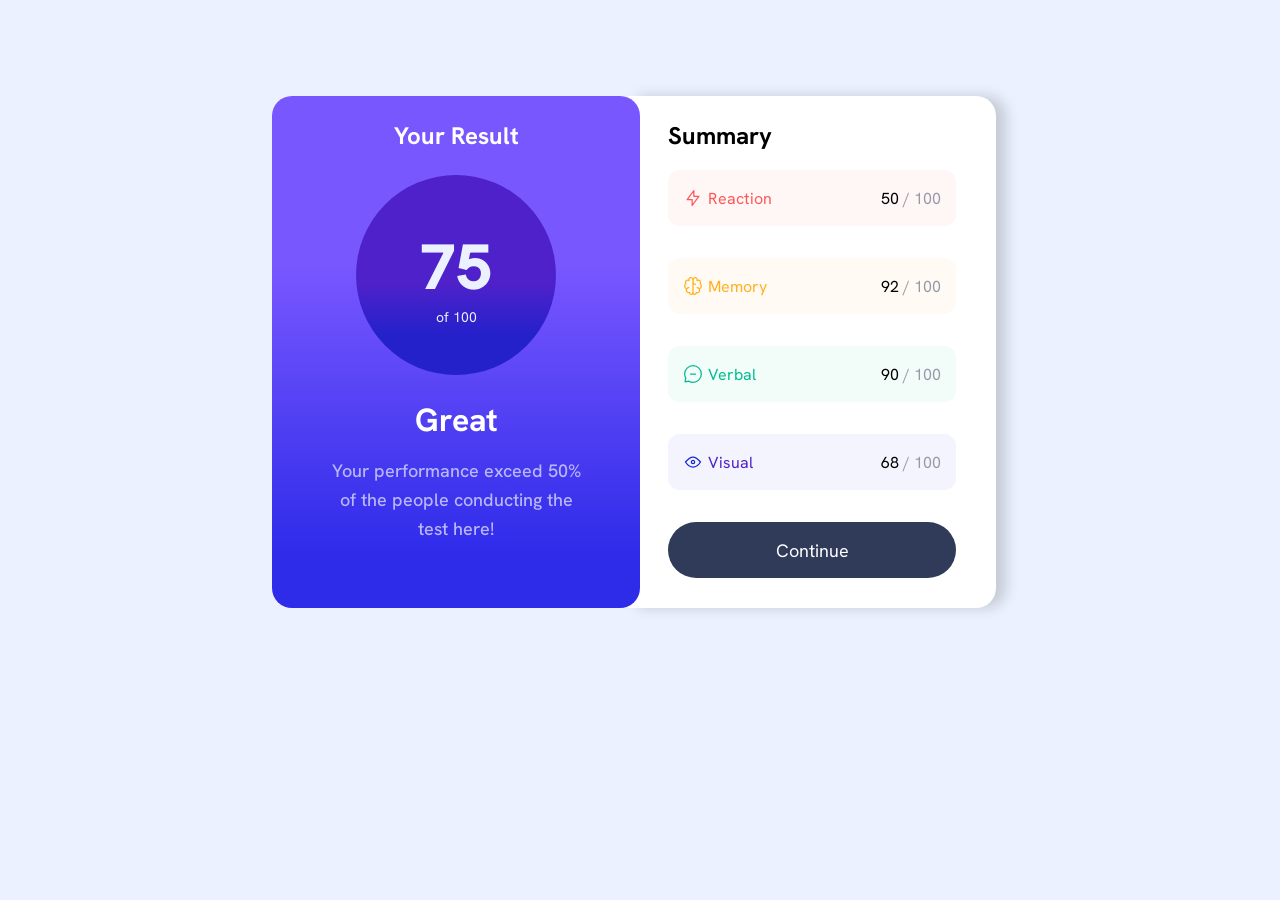
<file: index.html>
<!DOCTYPE html>
<html lang="en">
  <head>
    <meta charset="UTF-8" />
    <meta name="viewport" content="width=device-width, initial-scale=1.0" />
    <link rel="preconnect" href="https://fonts.googleapis.com" />
    <link rel="preconnect" href="https://fonts.gstatic.com" crossorigin />
    <link
      href="https://fonts.googleapis.com/css2?family=Hanken+Grotesk:wght@500;700;800&display=swap"
      rel="stylesheet"
    />
    <link rel="stylesheet" href="style.css" />
    <title>Results Summary Component</title>
  </head>

  <body>
    <section id="result-summary-container">
      <div class="your-result-container">
        <h2 class="title-text">Your Result</h2>
        <div class="result-number-circle">
          <p class="large-number">75</p>
          <p class="small-number">of 100</p>
        </div>
        <div class="performance-text">
          <h3>Great</h3>
          <p>
            Your performance exceed 50% of the people conducting the test here!
          </p>
        </div>
      </div>
      <div class="summary-container">
        <h2>Summary</h2>
        <div class="stats-container">
          <div id="reaction" class="result">
            <div class="stat-img-container">
              <img src="./image/icon-reaction.svg" alt="lightning bolt" />
              <span class="red-text p-left">Reaction</span>
            </div>
            <div class="stat-score-container">
              <p>50 <span class="light-text">/ 100</span></p>
            </div>
          </div>
          <div id="memory" class="result">
            <div class="stat-img-container">
              <img src="./image/icon-memory.svg" alt="lightning bolt" />
              <span class="yellow-text p-left">Memory</span>
            </div>
            <div class="stat-score-container">
              <p>92 <span class="light-text">/ 100</span></p>
            </div>
          </div>
          <div id="verbal" class="result">
            <div class="stat-img-container">
              <img src="./image/icon-verbal.svg" alt="lightning bolt" />
              <span class="green-text p-left">Verbal</span>
            </div>
            <div class="stat-score-container">
              <p>90 <span class="light-text">/ 100</span></p>
            </div>
          </div>
          <div id="visual" class="result">
            <div class="stat-img-container">
              <img src="./image/icon-visual.svg" alt="lightning bolt" />
              <span class="purple-text p-left">Visual</span>
            </div>
            <div class="stat-score-container">
              <p>68 <span class="light-text">/ 100</span></p>
            </div>
          </div>
          <button id="btn">Continue</button>
        </div>
      </div>
    </section>
  </body>
</html>
</file>
<file: style.css>
* {
  margin: 0;
  padding: 0;
  box-sizing: border-box;
  font-family: "Hanken Grotesk", sans-serif;
}

body {
  background-color: #ebf1ff;
}

.bold-txt {
  color: black;
  opacity: 1;
}

.light-text {
  color: #9799a8;
}

.p-left {
  padding-left: 5px;
}

#result-summary-container {
  display: flex;
  align-items: center;
  justify-content: center;
  margin-top: 6rem;
  margin-left: auto;
  margin-right: auto;
  width: 736px;
  height: 512px;
}

.your-result-container {
  width: 368px;
  height: 512px;
  background: rgb(46, 43, 233);
  background: linear-gradient(
    360deg,
    rgba(46, 43, 233, 1) 10%,
    rgba(120, 87, 255, 1) 67%
  );
  text-align: center;
  color: #fff;
  border-radius: 20px;
  z-index: 1;
}

.title-text {
  padding-top: 1.5rem;
}

.result-number-circle {
  background: rgb(36, 33, 202);
  background: linear-gradient(
    360deg,
    rgba(36, 33, 202, 1) 20%,
    rgba(78, 33, 202, 1) 45%
  );
  width: 200px;
  height: 200px;
  margin: 1.5rem auto;
  display: flex;
  align-items: center;
  justify-content: center;
  flex-direction: column;
  border-radius: 50%;
}

.large-number {
  color: #ebf1ff;
  font-size: 64px;
  font-weight: 800;
}

.small-number {
  font-size: 14px;
  color: #ebf1ff;
}

.performance-text h3 {
  font-size: 32px;
  font-weight: 700;
  padding-bottom: 1rem;
}

.performance-text p {
  font-size: 18px;
  color: #b8b6fd;
  padding-bottom: 2rem;
  font-weight: 500;
  margin: 0 auto;
  width: 70%;
  line-height: 1.6;
}

.summary-container {
  width: 368px;
  height: 512px;
  border-radius: 0px 20px 20px 0px;
  margin: 0 auto;
  background-color: #fff;
  margin-left: -12px;
  box-shadow: 10px 0px 13px 0px rgba(51, 51, 51, 0.2);
  -webkit-box-shadow: 10px 0px 13px 0px rgba(51, 51, 51, 0.2);
  -moz-box-shadow: 10px 0px 13px 0px rgba(51, 51, 51, 0.2);
}

.summary-container h2 {
  padding-top: 1.5rem;
  padding-left: 2.5rem;
}

.stats-container {
  display: flex;
  align-items: center;
  justify-content: center;
  flex-direction: column;
}

.stat-img-container {
  display: flex;
  align-items: center;
}

.result {
  display: flex;
  align-items: center;
  justify-content: space-between;
  padding: 0 15px;
  margin-top: 2rem;
  width: 288px;
  height: 56px;
  border-radius: 12px;
}

.red-text {
  color: #ff5757;
}

#reaction {
  background-color: #fff6f6;
  margin-top: 1.2rem;
}

#memory {
  background-color: #fffbf4;
}

.yellow-text {
  color: #ffb01f;
}

#verbal {
  background-color: #f2fcf9;
}

.green-text {
  color: #00bd91;
}

#visual {
  background-color: #f3f4fd;
}

.purple-text {
  color: #4e21ca;
}

#btn {
  display: block;
  background: #303b5a;
  border: none;
  border-radius: 30px;
  color: white;
  margin: 2rem 0rem;
  height: 56px;
  width: 288px;
  font-size: 18px;
  cursor: pointer;
  transition: all 0.2s ease-in;
}

#btn:hover {
  background: rgb(46, 43, 233);
  background: linear-gradient(
    360deg,
    rgba(46, 43, 233, 1) 10%,
    rgba(120, 87, 255, 1) 67%
  );
}

@media screen and (max-width: 720px) {
  .summary-container {
    margin-left: 0px;
  }
}

@media screen and (max-width: 600px) {
  #result-summary-container {
    flex-direction: column;
    margin-top: 0rem;
    margin-left: 0px;
    margin-right: 0px;
    width: 100%;
    height: auto;
  }

  .your-result-container {
    height: auto;
    width: 100%;
    border-radius: 0px 0px 20px 20px;
  }

  .summary-container {
    width: 100%;
    height: auto;
    border-radius: 0px;
    margin: 0 auto;
    background-color: #fff;
    margin-left: 0px;
    box-shadow: 10px 0px 13px 0px rgba(51, 51, 51, 0.2);
    -webkit-box-shadow: 10px 0px 13px 0px rgba(51, 51, 51, 0.2);
    -moz-box-shadow: 10px 0px 13px 0px rgba(51, 51, 51, 0.2);
  }
}
</file>
<file: taskhome.css>
* {
  margin: 0;
  padding: 0;
  box-sizing: border-box;
  font-family: "Hanken Grotesk", sans-serif;
}

body {
  background-color: #ebf1ff;
}

.bold-txt {
  color: black;
  opacity: 1;
}

.light-text {
  color: #9799a8;
}

.p-left {
  padding-left: 5px;
}

#result-summary-container {
  display: flex;
  align-items: center;
  justify-content: center;
  margin-top: 6rem;
  margin-left: auto;
  margin-right: auto;
  width: 736px;
  height: 512px;
}

.your-result-container {
  width: 368px;
  height: 512px;
  background: rgb(46, 43, 233);
  background: linear-gradient(
    360deg,
    rgba(46, 43, 233, 1) 10%,
    rgba(120, 87, 255, 1) 67%
  );
  text-align: center;
  color: #fff;
  border-radius: 20px;
  z-index: 1;
}

.title-text {
  padding-top: 1.5rem;
}

.result-number-circle {
  background: rgb(36, 33, 202);
  background: linear-gradient(
    360deg,
    rgba(36, 33, 202, 1) 20%,
    rgba(78, 33, 202, 1) 45%
  );
  width: 200px;
  height: 200px;
  margin: 1.5rem auto;
  display: flex;
  align-items: center;
  justify-content: center;
  flex-direction: column;
  border-radius: 50%;
}

.large-number {
  color: #ebf1ff;
  font-size: 64px;
  font-weight: 800;
}

.small-number {
  font-size: 14px;
  color: #ebf1ff;
}

.performance-text h3 {
  font-size: 32px;
  font-weight: 700;
  padding-bottom: 1rem;
}

.performance-text p {
  font-size: 18px;
  color: #b8b6fd;
  padding-bottom: 2rem;
  font-weight: 500;
  margin: 0 auto;
  width: 70%;
  line-height: 1.6;
}

.summary-container {
  width: 368px;
  height: 512px;
  border-radius: 0px 20px 20px 0px;
  margin: 0 auto;
  background-color: #fff;
  margin-left: -12px;
  box-shadow: 10px 0px 13px 0px rgba(51, 51, 51, 0.2);
  -webkit-box-shadow: 10px 0px 13px 0px rgba(51, 51, 51, 0.2);
  -moz-box-shadow: 10px 0px 13px 0px rgba(51, 51, 51, 0.2);
}

.summary-container h2 {
  padding-top: 1.5rem;
  padding-left: 2.5rem;
}

.stats-container {
  display: flex;
  align-items: center;
  justify-content: center;
  flex-direction: column;
}

.stat-img-container {
  display: flex;
  align-items: center;
}

.result {
  display: flex;
  align-items: center;
  justify-content: space-between;
  padding: 0 15px;
  margin-top: 2rem;
  width: 288px;
  height: 56px;
  border-radius: 12px;
}

.red-text {
  color: #ff5757;
}

#reaction {
  background-color: #fff6f6;
  margin-top: 1.2rem;
}

#memory {
  background-color: #fffbf4;
}

.yellow-text {
  color: #ffb01f;
}

#verbal {
  background-color: #f2fcf9;
}

.green-text {
  color: #00bd91;
}

#visual {
  background-color: #f3f4fd;
}

.purple-text {
  color: #4e21ca;
}

#btn {
  display: block;
  background: #303b5a;
  border: none;
  border-radius: 30px;
  color: white;
  margin: 2rem 0rem;
  height: 56px;
  width: 288px;
  font-size: 18px;
  cursor: pointer;
  transition: all 0.2s ease-in;
}

#btn:hover {
  background: rgb(46, 43, 233);
  background: linear-gradient(
    360deg,
    rgba(46, 43, 233, 1) 10%,
    rgba(120, 87, 255, 1) 67%
  );
}

@media screen and (max-width: 720px) {
  .summary-container {
    margin-left: 0px;
  }
}

@media screen and (max-width: 600px) {
  #result-summary-container {
    flex-direction: column;
    margin-top: 0rem;
    margin-left: 0px;
    margin-right: 0px;
    width: 100%;
    height: auto;
  }

  .your-result-container {
    height: auto;
    width: 100%;
    border-radius: 0px 0px 20px 20px;
  }

  .summary-container {
    width: 100%;
    height: auto;
    border-radius: 0px;
    margin: 0 auto;
    background-color: #fff;
    margin-left: 0px;
    box-shadow: 10px 0px 13px 0px rgba(51, 51, 51, 0.2);
    -webkit-box-shadow: 10px 0px 13px 0px rgba(51, 51, 51, 0.2);
    -moz-box-shadow: 10px 0px 13px 0px rgba(51, 51, 51, 0.2);
  }
}
</file>
